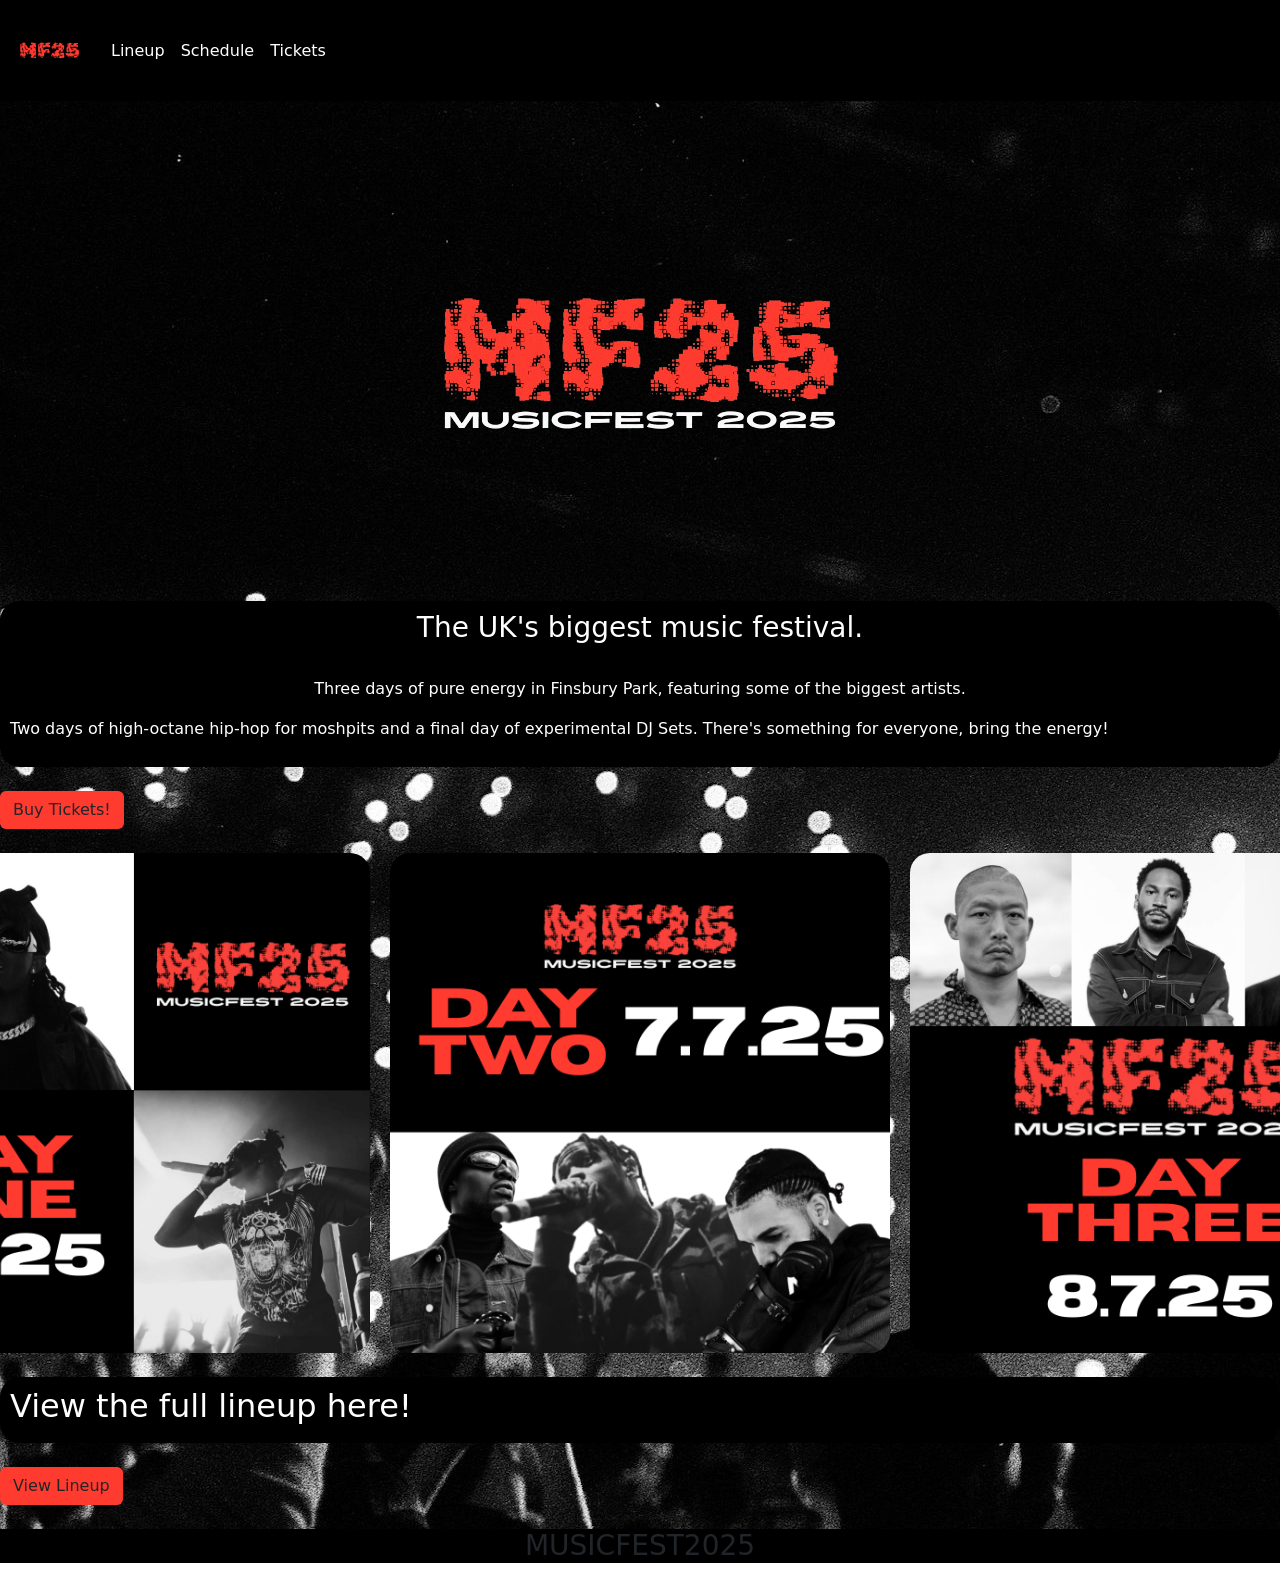
<file: index.html>
<!DOCTYPE html>

<html>
    <head>
        <meta charset="utf-8">
        <meta http-equiv="X-UA-Compatible" content="IE=edge">
        <title>MusicFest2025</title>
        <meta name="description" content="">
        <meta name="viewport" content="width=device-width, initial-scale=1">
        <link rel="stylesheet" href="styles.css">
        <link href="https://cdn.jsdelivr.net/npm/bootstrap@5.3.8/dist/css/bootstrap.min.css" rel="stylesheet" integrity="sha384-sRIl4kxILFvY47J16cr9ZwB07vP4J8+LH7qKQnuqkuIAvNWLzeN8tE5YBujZqJLB" crossorigin="anonymous">
        <script src="https://cdn.jsdelivr.net/npm/bootstrap@5.3.8/dist/js/bootstrap.bundle.min.js" integrity="sha384-FKyoEForCGlyvwx9Hj09JcYn3nv7wiPVlz7YYwJrWVcXK/BmnVDxM+D2scQbITxI" crossorigin="anonymous"></script>
    </head>
    <body>
       <header>
        <nav class="navbar navbar-expand-lg bg-black">
            <div class="container-fluid">
              <a class="navbar-brand" href="index.html"><img id="navimage" src="images/MUSICFEST2025 NO TEXT.png" alt=""></a>
              <button class="navbar-toggler" type="button" style="background-color: #FF3A2F;" data-bs-toggle="collapse" data-bs-target="#navbarNavAltMarkup" aria-controls="navbarNavAltMarkup" aria-expanded="false" aria-label="Toggle navigation">
                <span class="navbar-toggler-icon"></span>
              </button>
              <div class="collapse navbar-collapse" id="navbarNavAltMarkup">
                <div class="navbar-nav">
                  <a class="nav-link" href="lineup.html" style="color: white;">Lineup</a>
                  <a class="nav-link" href="schedule.html" style="color: white;">Schedule</a>
                  <a class="nav-link" href="tickets.html" style="color: white;">Tickets</a>
                </div>
              </div>
            </div>
          </nav>
       </header>
        <main>
          <img id="homepagelogo" src="images/MUSICFEST2025_WITH_TEXT-removebg-preview.png" alt="">
        <div style="background-color: black; flex-direction: column; align-items: center; justify-self: center; padding: 10px; border-radius: 20px;">
          <h3 style="text-align: center;">The UK's biggest music festival.</h3><br>
          <p style="text-align: center;">Three days of pure energy in Finsbury Park, featuring some of the biggest artists.</p>
          <p>Two days of high-octane hip-hop for moshpits and a final day of experimental DJ Sets. There's something for everyone, bring the energy! </p>
        </div>
        <br>
        <div class="btncont">
          <a id="lineupbtn" class="btn" style="background-color: #FF3A2F;" href="tickets.html" role="button">Buy Tickets!</a>
        </div>
        <br>
        <div class="icon-container">
            <img class="dateimg" src="images/day1.png" alt="">
            <img class="dateimg" src="images/day2.png" alt="">
            <img class="dateimg" src="images/day3.png" alt="">
        </div>
        <br>
        <div style="background-color: black; display: flex; align-items: center; justify-self: center; padding: 10px; border-radius: 20px;">
        <h2 style="text-align: center;">View the full lineup here!</h2> 
        </div>
        
        <br>
        <div class="btncont">
          <a id="lineupbtn" class="btn" style="background-color: #FF3A2F;" href="lineup.html" role="button">View Lineup</a>
        </div>
        <br>
        

        
        

            
        </main>
        <footer>
          <h3>MUSICFEST2025</h3>
        </footer>
        
    </body>
</html>
</file>
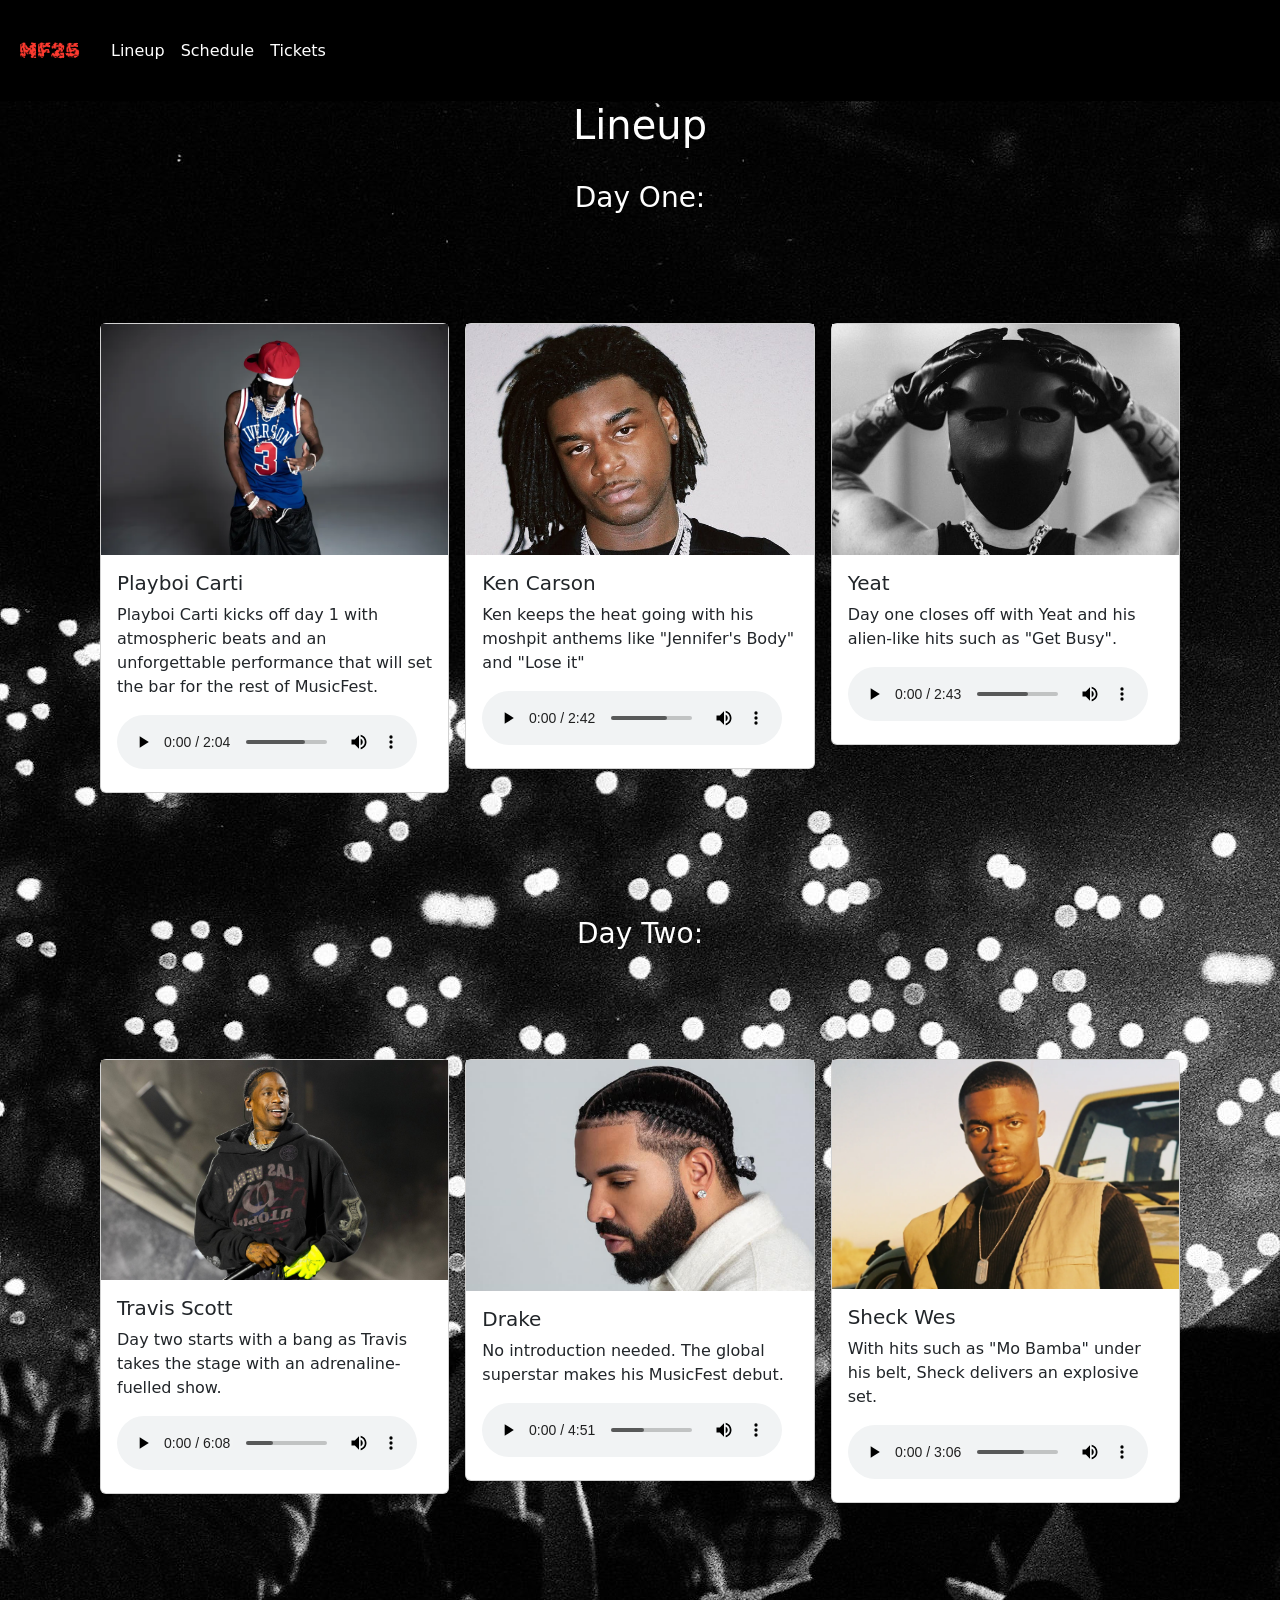
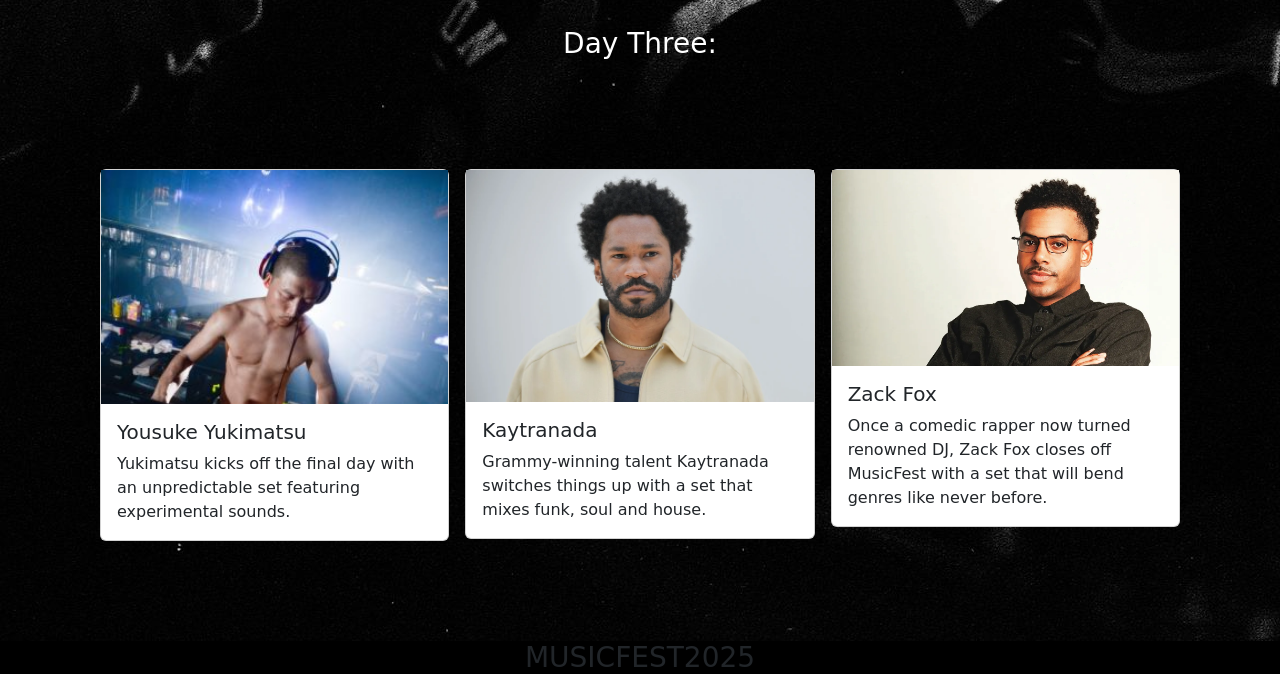
<file: lineup.html>
<!DOCTYPE html>

<html>
    <head>
        <meta charset="utf-8">
        <meta http-equiv="X-UA-Compatible" content="IE=edge">
        <title>Lineup</title>
        <meta name="description" content="">
        <meta name="viewport" content="width=device-width, initial-scale=1">
        <link rel="stylesheet" href="styles.css">
        <link href="https://cdn.jsdelivr.net/npm/bootstrap@5.3.8/dist/css/bootstrap.min.css" rel="stylesheet" integrity="sha384-sRIl4kxILFvY47J16cr9ZwB07vP4J8+LH7qKQnuqkuIAvNWLzeN8tE5YBujZqJLB" crossorigin="anonymous">
        <script src="https://cdn.jsdelivr.net/npm/bootstrap@5.3.8/dist/js/bootstrap.bundle.min.js" integrity="sha384-FKyoEForCGlyvwx9Hj09JcYn3nv7wiPVlz7YYwJrWVcXK/BmnVDxM+D2scQbITxI" crossorigin="anonymous"></script>
    </head>
    <body>
        <head>
          <nav class="navbar navbar-expand-lg bg-black">
            <div class="container-fluid">
              <a class="navbar-brand" href="index.html"><img id="navimage" src="images/MUSICFEST2025 NO TEXT.png" alt=""></a>
              <button class="navbar-toggler" type="button" style="background-color: #FF3A2F;" data-bs-toggle="collapse" data-bs-target="#navbarNavAltMarkup" aria-controls="navbarNavAltMarkup" aria-expanded="false" aria-label="Toggle navigation">
                <span class="navbar-toggler-icon"></span>
              </button>
              <div class="collapse navbar-collapse" id="navbarNavAltMarkup">
                <div class="navbar-nav">
                  <a class="nav-link" href="lineup.html" style="color: white;">Lineup</a>
                  <a class="nav-link" href="schedule.html" style="color: white;">Schedule</a>
                  <a class="nav-link" href="tickets.html" style="color: white;">Tickets</a>
                </div>
              </div>
            </div>
          </nav>
        </head>

        <main>
          <h1>Lineup</h1><br>
          <h3>Day One:</h3>
          <div class="row row-cols-1 row-cols-md-3 g-3">
            <div class="col">
              <div class="card">
                <img class="lineupimg" src="images/Playboi-Carti.png" class="card-img-top" alt="...">
                <div class="card-body">
                  <h5 class="card-title">Playboi Carti</h5>
                  <p class="card-text">Playboi Carti kicks off day 1 with atmospheric beats and an unforgettable performance that will set the bar for the rest of MusicFest.</p>
                  <audio controls src="music/cartisnippet.mp3"></audio>
                </div>
              </div>
            </div>
            <div class="col">
              <div class="card">
                <img class="lineupimg" src="images/kencarson.jpg" class="card-img-top" alt="...">
                <div class="card-body">
                  <h5 class="card-title">Ken Carson</h5>
                  <p class="card-text">Ken keeps the heat going with his moshpit anthems like "Jennifer's Body" and "Lose it"</p>
                  <audio controls src="music/kencarsonsnippet.mp3"></audio>
                </div>
              </div>
            </div>
            <div class="col">
              <div class="card">
                <img class="lineupimg" src="images/yeat.jpg" class="card-img-top" alt="...">
                <div class="card-body">
                  <h5 class="card-title">Yeat</h5>
                  <p class="card-text">Day one closes off with Yeat and his alien-like hits such as "Get Busy".</p>
                  <audio controls src="music/yeatsnippet.mp3"></audio>
                </div>
              </div>
            </div>
          </div>
          <br>
          <h3>Day Two:</h3>
            <div class="row row-cols-1 row-cols-md-3 g-3">
            <div class="col">
              <div class="card">
                <img class="lineupimg" src="images/travisscott.jpg" class="card-img-top" alt="...">
                <div class="card-body">
                  <h5 class="card-title">Travis Scott</h5>
                  <p class="card-text">Day two starts with a bang as Travis takes the stage with an adrenaline-fuelled show.</p>
                  <audio controls src="music/travisscottsnippet.mp3"></audio>
                </div>
              </div>
            </div>
            <div class="col">
              <div class="card">
                <img class="lineupimg" src="images/drake.jpg" class="card-img-top" alt="...">
                <div class="card-body">
                  <h5 class="card-title">Drake</h5>
                  <p class="card-text">No introduction needed. The global superstar makes his MusicFest debut.</p>
                  <audio controls src="music/drakesnippet.mp3"></audio>
                </div>
              </div>
            </div>
            <div class="col">
              <div class="card">
                <img class="lineupimg" src="images/sheckwes.png" class="card-img-top" alt="...">
                <div class="card-body">
                  <h5 class="card-title">Sheck Wes</h5>
                  <p class="card-text">With hits such as "Mo Bamba" under his belt, Sheck delivers an explosive set.</p>
                  <audio controls src="music/sheckwessnippet.mp3"></audio>
                </div>
              </div>
            </div>
          </div>
          <br>
          <h3>Day Three:</h3>
          <div class="row row-cols-1 row-cols-md-3 g-3">
            <div class="col">
              <div class="card">
                <img class="lineupimg" src="images/yosukeyukimatsu-jp.jpg" class="card-img-top" alt="...">
                <div class="card-body">
                  <h5 class="card-title">Yousuke Yukimatsu</h5>
                  <p class="card-text">Yukimatsu kicks off the final day with an unpredictable set featuring experimental sounds. </p>
                  
                </div>
              </div>
            </div>
            <div class="col">
              <div class="card">
                <img class="lineupimg" src="images/kaytranada.png" class="card-img-top" alt="...">
                <div class="card-body">
                  <h5 class="card-title">Kaytranada</h5>
                  <p class="card-text">Grammy-winning talent Kaytranada switches things up with a set that mixes funk, soul and house. </p>
                  
                </div>
              </div>
            </div>
            <div class="col">
              <div class="card">
                <img class="lineupimg" src="images/zackfox.png" class="card-img-top" alt="...">
                <div class="card-body">
                  <h5 class="card-title">Zack Fox</h5>
                  <p class="card-text">Once a comedic rapper now turned renowned DJ, Zack Fox closes off MusicFest with a set that will bend genres like never before.</p>
                 
                </div>
              </div>
            </div>
          </div>
        </main>
        <footer>
            <h3>MUSICFEST2025</h3>
        </footer>
        
        <script src="" async defer></script>
    </body>
</html>
</file>
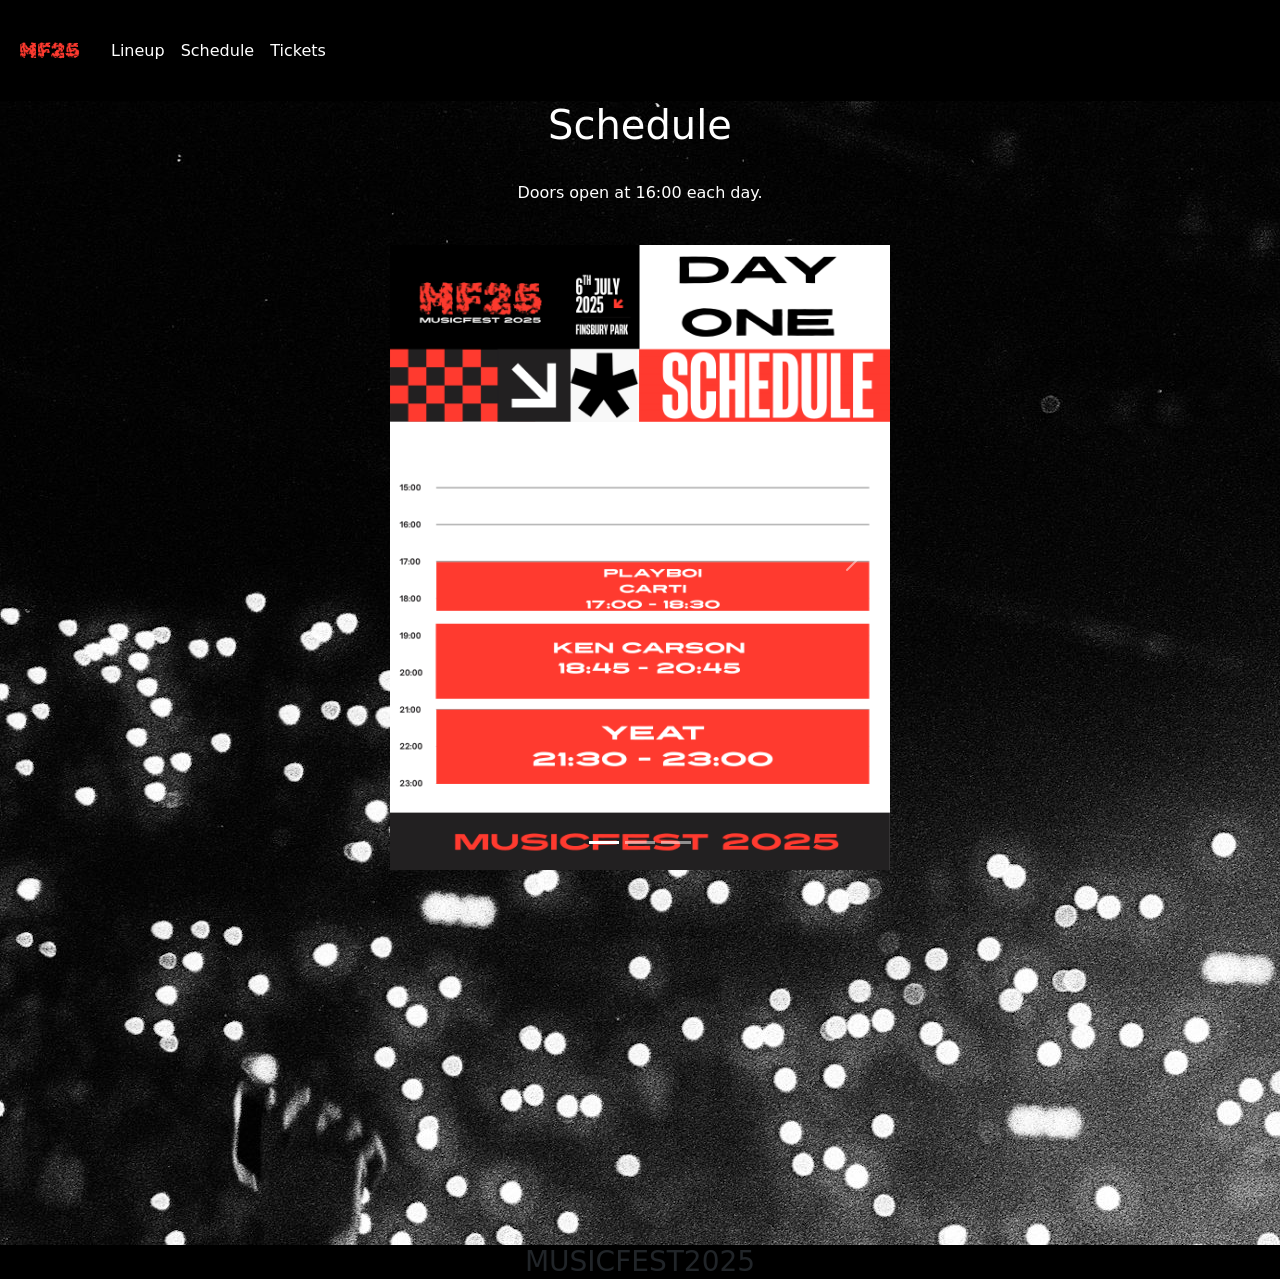
<file: schedule.html>
<!DOCTYPE html>

<html>
    <head>
        <meta charset="utf-8">
        <meta http-equiv="X-UA-Compatible" content="IE=edge">
        <title>Schedule</title>
        <meta name="description" content="">
        <meta name="viewport" content="width=device-width, initial-scale=1">
        <link rel="stylesheet" href="styles.css">
        <link href="https://cdn.jsdelivr.net/npm/bootstrap@5.3.8/dist/css/bootstrap.min.css" rel="stylesheet" integrity="sha384-sRIl4kxILFvY47J16cr9ZwB07vP4J8+LH7qKQnuqkuIAvNWLzeN8tE5YBujZqJLB" crossorigin="anonymous">
        <script src="https://cdn.jsdelivr.net/npm/bootstrap@5.3.8/dist/js/bootstrap.bundle.min.js" integrity="sha384-FKyoEForCGlyvwx9Hj09JcYn3nv7wiPVlz7YYwJrWVcXK/BmnVDxM+D2scQbITxI" crossorigin="anonymous"></script>
    </head>
    <body>
        <head>
          <nav class="navbar navbar-expand-lg bg-black">
            <div class="container-fluid">
              <a class="navbar-brand" href="index.html"><img id="navimage" src="images/MUSICFEST2025 NO TEXT.png" alt=""></a>
              <button class="navbar-toggler" type="button" style="background-color: #FF3A2F;" data-bs-toggle="collapse" data-bs-target="#navbarNavAltMarkup" aria-controls="navbarNavAltMarkup" aria-expanded="false" aria-label="Toggle navigation">
                <span class="navbar-toggler-icon"></span>
              </button>
              <div class="collapse navbar-collapse" id="navbarNavAltMarkup">
                <div class="navbar-nav">
                  <a class="nav-link" href="lineup.html" style="color: white;">Lineup</a>
                  <a class="nav-link" href="schedule.html" style="color: white;">Schedule</a>
                  <a class="nav-link" href="tickets.html" style="color: white;">Tickets</a>
                </div>
              </div>
            </div>
          </nav>
        </head>
        <main>
            <h1>Schedule</h1><br>
      
            <p style="text-align: center;">Doors open at 16:00 each day.</p><br>

            <div id="carouselsection">
              <div id="carouselExampleIndicators" class="carousel slide">
              <div class="carousel-indicators">
                <button type="button" data-bs-target="#carouselExampleIndicators" data-bs-slide-to="0" class="active" aria-current="true" aria-label="Slide 1"></button>
                <button type="button" data-bs-target="#carouselExampleIndicators" data-bs-slide-to="1" aria-label="Slide 2"></button>
                <button type="button" data-bs-target="#carouselExampleIndicators" data-bs-slide-to="2" aria-label="Slide 3"></button>
              </div>
              <div class="carousel-inner">
                <div class="carousel-item active">
                  <img class="carimg" src="images/day1schedule.png" class="d-block w-100" alt="...">
                </div>
                <div class="carousel-item">
                  <img class="carimg" src="images/day2schedule.png" class="d-block w-100" alt="...">
                </div>
                <div class="carousel-item">
                  <img class="carimg" src="images/day3schedule.png" class="d-block w-100" alt="...">
                </div>
              </div>
              <button class="carousel-control-prev" type="button" data-bs-target="#carouselExampleIndicators" data-bs-slide="prev">
                <span class="carousel-control-prev-icon" aria-hidden="true"></span>
                <span class="visually-hidden">Previous</span>
              </button>
              <button class="carousel-control-next" type="button" data-bs-target="#carouselExampleIndicators" data-bs-slide="next">
                <span class="carousel-control-next-icon" aria-hidden="true"></span>
                <span class="visually-hidden">Next</span>
              </button>
                </div>
            </div>
            
        </main>
        <footer>
            <h3>MUSICFEST2025</h3>
        </footer>
        <script src="" async defer></script>
    </body>
</html>
</file>
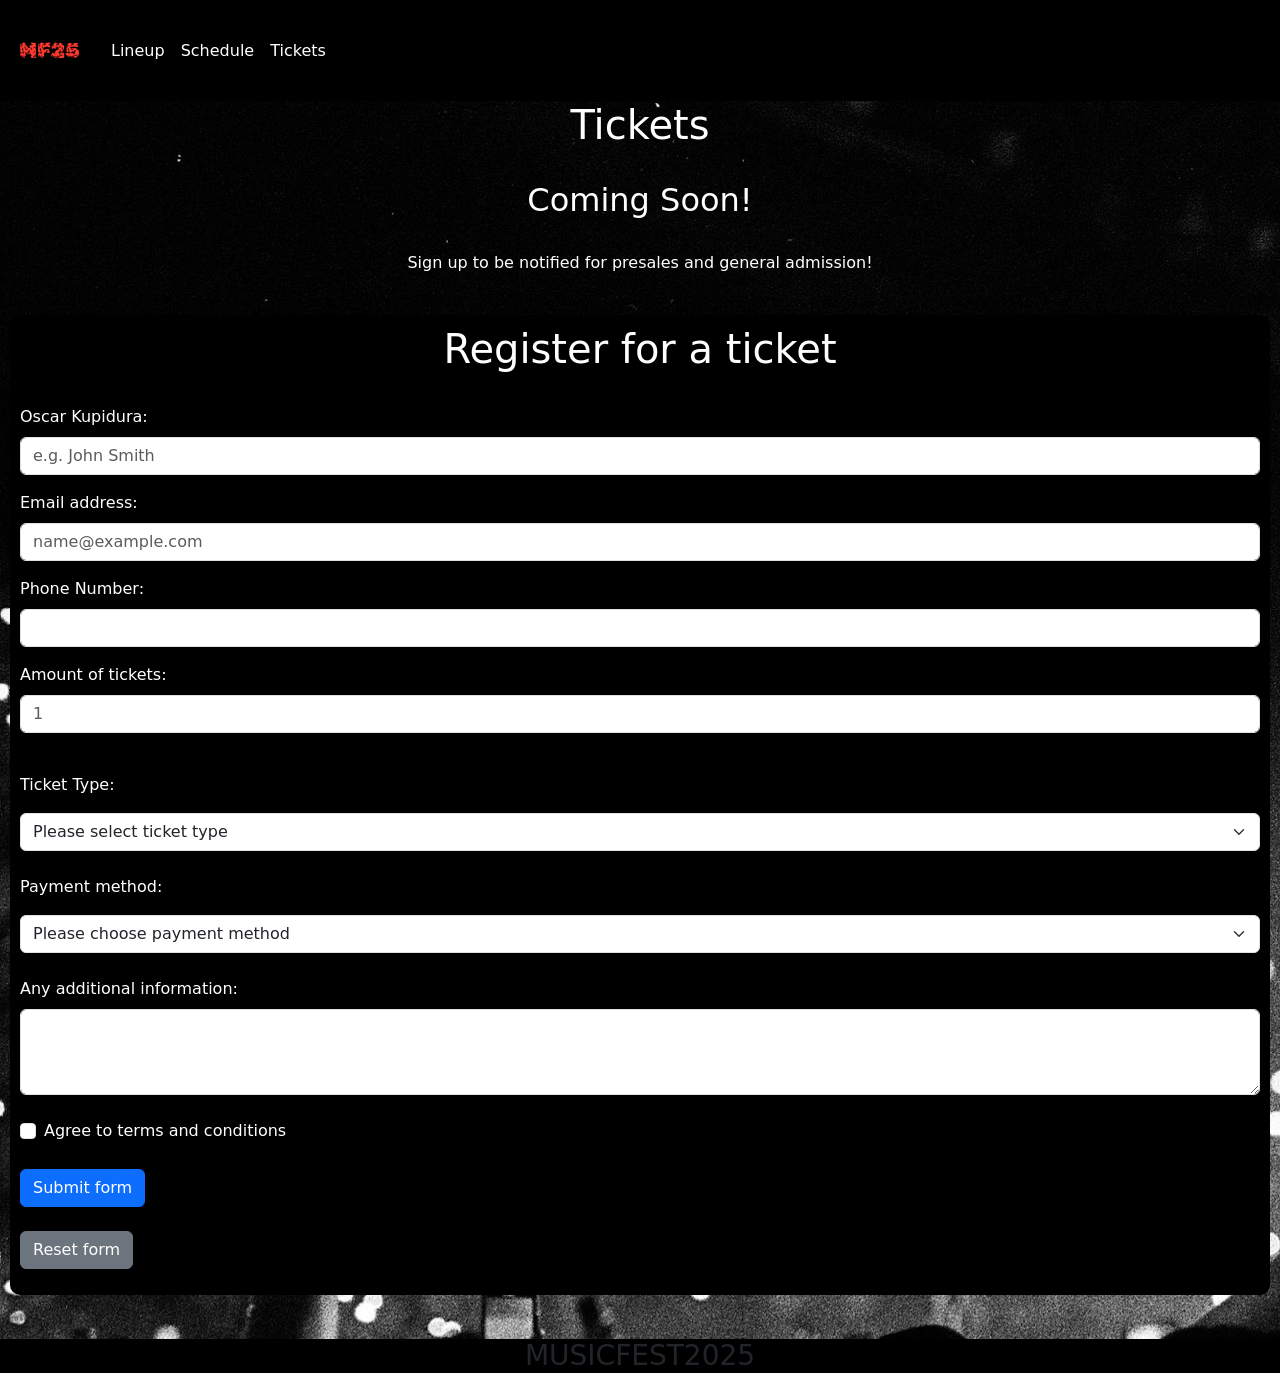
<file: tickets.html>
<!DOCTYPE html>

<html>
    <head>
        <meta charset="utf-8">
        <meta http-equiv="X-UA-Compatible" content="IE=edge">
        <title>Tickets</title>
        <meta name="description" content="">
        <meta name="viewport" content="width=device-width, initial-scale=1">
        <link rel="stylesheet" href="styles.css">
        <link href="https://cdn.jsdelivr.net/npm/bootstrap@5.3.8/dist/css/bootstrap.min.css" rel="stylesheet" integrity="sha384-sRIl4kxILFvY47J16cr9ZwB07vP4J8+LH7qKQnuqkuIAvNWLzeN8tE5YBujZqJLB" crossorigin="anonymous">
        <script src="https://cdn.jsdelivr.net/npm/bootstrap@5.3.8/dist/js/bootstrap.bundle.min.js" integrity="sha384-FKyoEForCGlyvwx9Hj09JcYn3nv7wiPVlz7YYwJrWVcXK/BmnVDxM+D2scQbITxI" crossorigin="anonymous"></script>
    </head>

    <body>
        <head>
          <nav class="navbar navbar-expand-lg bg-black">
            <div class="container-fluid">
              <a class="navbar-brand" href="index.html"><img id="navimage" src="images/MUSICFEST2025 NO TEXT.png" alt=""></a>
              <button class="navbar-toggler" type="button" style="background-color: #FF3A2F;" data-bs-toggle="collapse" data-bs-target="#navbarNavAltMarkup" aria-controls="navbarNavAltMarkup" aria-expanded="false" aria-label="Toggle navigation">
                <span class="navbar-toggler-icon"></span>
              </button>
              <div class="collapse navbar-collapse" id="navbarNavAltMarkup">
                <div class="navbar-nav">
                  <a class="nav-link" href="lineup.html" style="color: white;">Lineup</a>
                  <a class="nav-link" href="schedule.html" style="color: white;">Schedule</a>
                  <a class="nav-link" href="tickets.html" style="color: white;">Tickets</a>
                </div>
              </div>
            </div>
          </nav>
        </head>

        <main>
            <h1>Tickets</h1><br>
            <h2>Coming Soon!</h2><br>
            <p style="text-align: center;">Sign up to be notified for presales and general admission!</p> <br>
            <div id="signupform">
              <form>
                <h1 style="text-align: center;">Register for a ticket</h1><br>
                <div class="mb-3">
                  <label for="fullname" class="form-label">Oscar Kupidura:</label>
                  <input type="text" class="form-control" id="fullname" placeholder="e.g. John Smith" required>
                </div>
                <div class="mb-3">
                  <label for="exampleFormControlInput1" class="form-label">Email address:</label>
                  <input type="email" class="form-control" id="exampleFormControlInput1" placeholder="name@example.com" required>
                </div>
                <div class="mb-3">
                  <label for="phonenum" class="form-label">Phone Number:</label>
                  <input type="number" class="form-control" id="phonenum" required>
                </div>
                <div class="mb-3">
                  <label for="ticketnum" class="form-label">Amount of tickets:</label>
                  <input type="number" class="form-control" id="ticketnum" placeholder="1" required>
                </div>
                <br>
                <p>Ticket Type:</p>
                <select id="tickettype" class="form-select" aria-label="Default select example" required>
                  <option selected>Please select ticket type</option>
                  <option value="dayone">Day One: £56</option>
                  <option value="daytwo">Day Two: £75</option>
                  <option value="daythree">Day Three: £67</option>
                  <option value="alldays">All Days: £165</option>
                </select>
                <br>
                <p>Payment method:</p>
                <select class="form-select" aria-label="Default select example" required>
                  <option selected>Please choose payment method</option>
                  <option value="1">Paypal</option>
                  <option value="2">Debit/Credit Card</option>
                  <option value="3">Apple Pay</option>
                  <option value="3">Google Pay</option>
                </select>
                <br>
                <div class="mb-3">
                  <label for="addinfo" class="form-label">Any additional information:</label>
                  <textarea class="form-control" id="addinfo" rows="3"></textarea>
                  <div class="col-12">
                    <br>
                <div class="form-check">
                    <input class="form-check-input" type="checkbox" value="" id="invalidCheck" required>
                    <label class="form-check-label" for="invalidCheck">
                      Agree to terms and conditions
                    </label>
                    <div class="invalid-feedback">
                      You must agree before submitting.
                    </div>
                  </div>
                </div><br>
                <div class="col-12">
                  <button class="btn btn-primary" type="submit" >Submit form</button>
                </div>
                <br>
                <button class="btn btn-secondary" type="reset">Reset form</button>
                </div>
              </form>
            </div>
            <br>
          
        </main>
        <footer>
          <h3>MUSICFEST2025</h3>
        </footer>
        <script>
          const num = document.getElementById("phonenum").value;
          if (num.length !== 10) {
            alert("Incorrect phone number input")
          }

          const ticknum = document.getElementById("")
        </script>
    </body>
</html>
</file>
<file: styles.css>
#navimage{
    width: 75px;
    height: 75px;
}

.nav-link{
    color: white;
}

main{
    background-image: url(images/concertimage.jpg);
    color: white;
    background-color: blackS;
}

#homepagelogo{
    display: block;
    margin: auto;
    }

#signupform {
    color: white;
    margin-left: 10px;
    margin-right: 10px;
    margin-bottom: 20px;
    padding: 10px;
    background-color: black;
    border-radius: 10px;
}

#days{
    padding: 10px;
}

footer{
    background-color: black;
}

.dateimg{
    width: 500px;
    height: 500px;
    border-radius: 20px;


}

.icon-container{

    display: flex;
    justify-content: center;
    align-items: center;
    gap: 20px;
    width: 100%;
}



footer{
    background-color: black;
}

#lineupbtn{
    transition: transform .2s;
}

#lineupbtn:hover{
    transform: scale(1.5);
}

.btncont{
    display: flex;
    align-items: center;
    justify-self: center;
}

@media (max-width: 600px) {
    
    .icon-container{
    flex-direction: column;
    justify-content: center;
    align-items: center;
    gap: 20px;
    width: 100%;
    }

    .dateimg{
    width: 350px;
    height: 350px;
    border-radius: 20px;


}
}

@media (max-width: 1024px) {
    
    .icon-container{
    display: flex;
    justify-content: center;
    align-items: center;
    gap: 20px;
    width: 100%;
    }

    .dateimg{
    width: 250px;
    height: 250px;
    border-radius: 20px;


}


}


.row{
    padding: 100px;

}

h1{
    text-align: center;
}

h2{
    text-align: center;
}

h3{
    text-align: center;
}

#carouselsection{
    width: 500px;
    height: 1000px;
    align-items: center;
    justify-content: center;
    align-self: center;
    margin: auto;
}

.carimg{
    width: 500px;
    height: 1000pxs;
}
</file>
